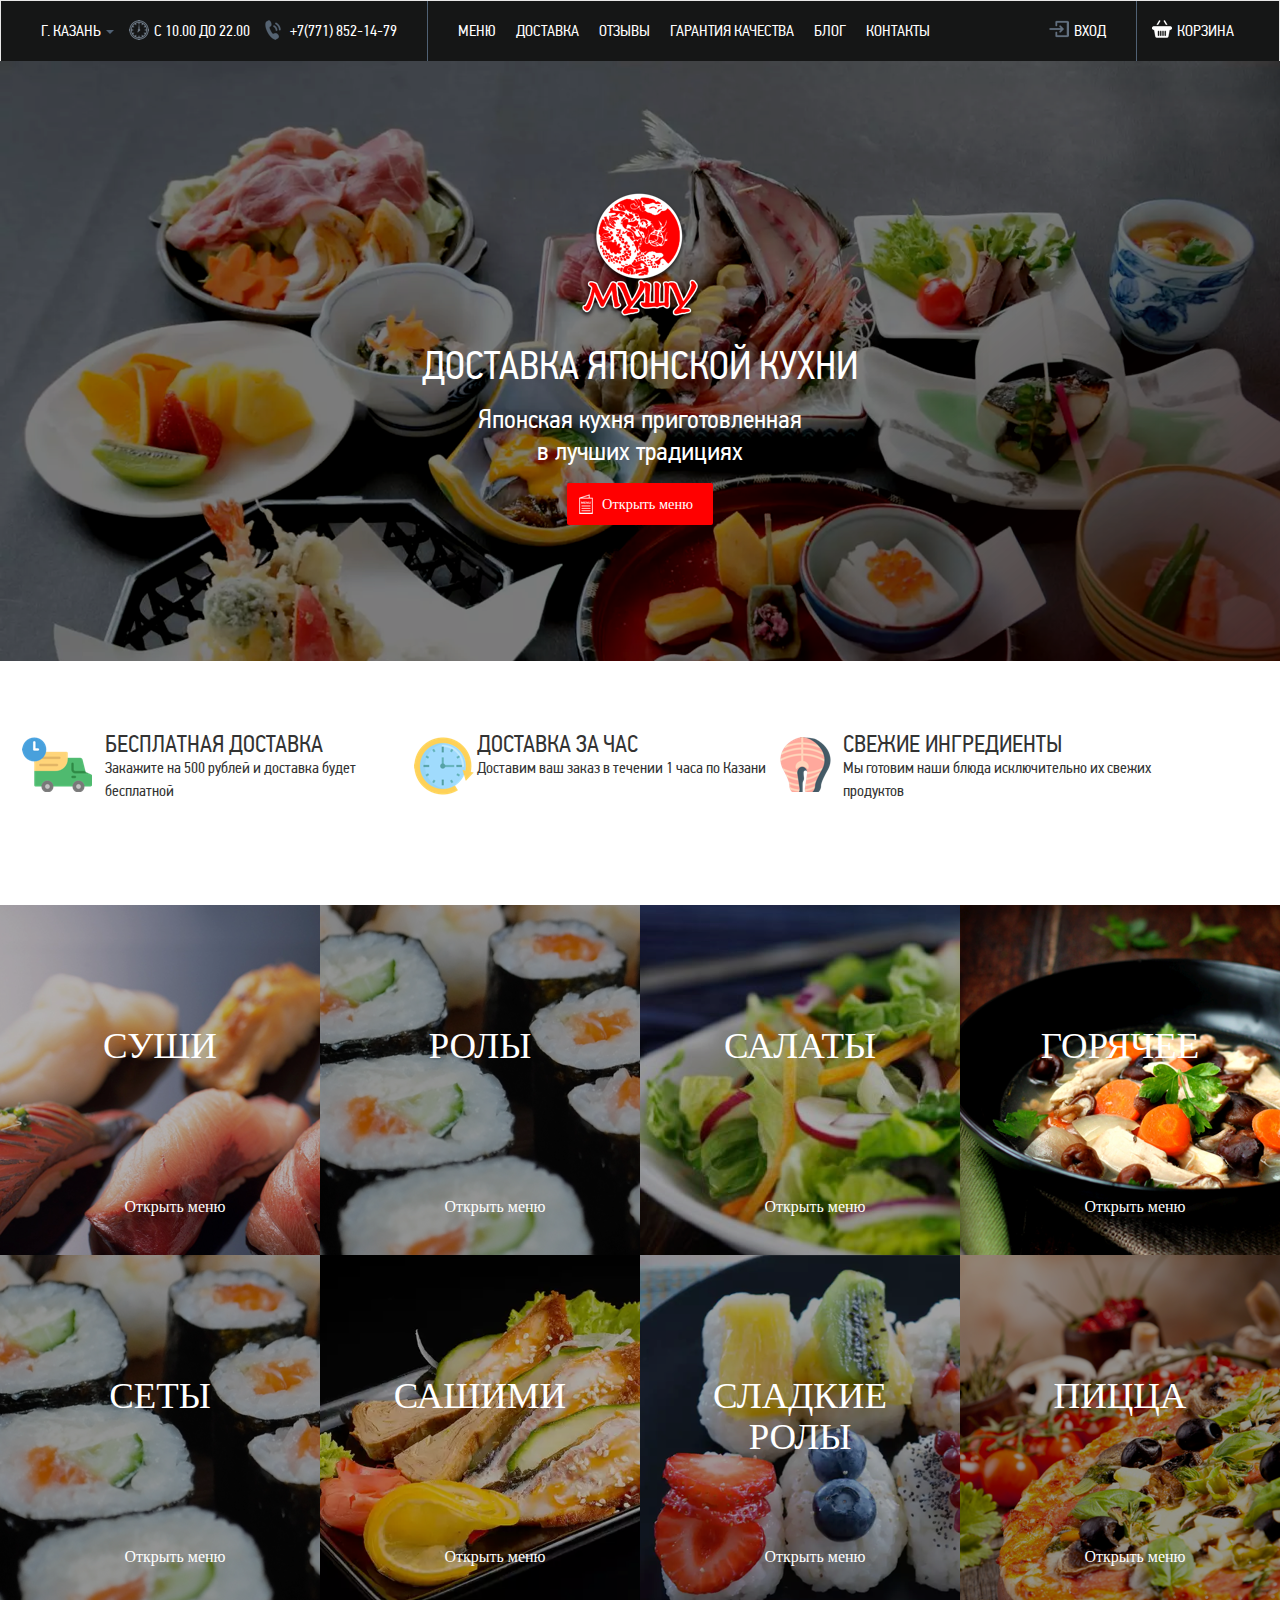
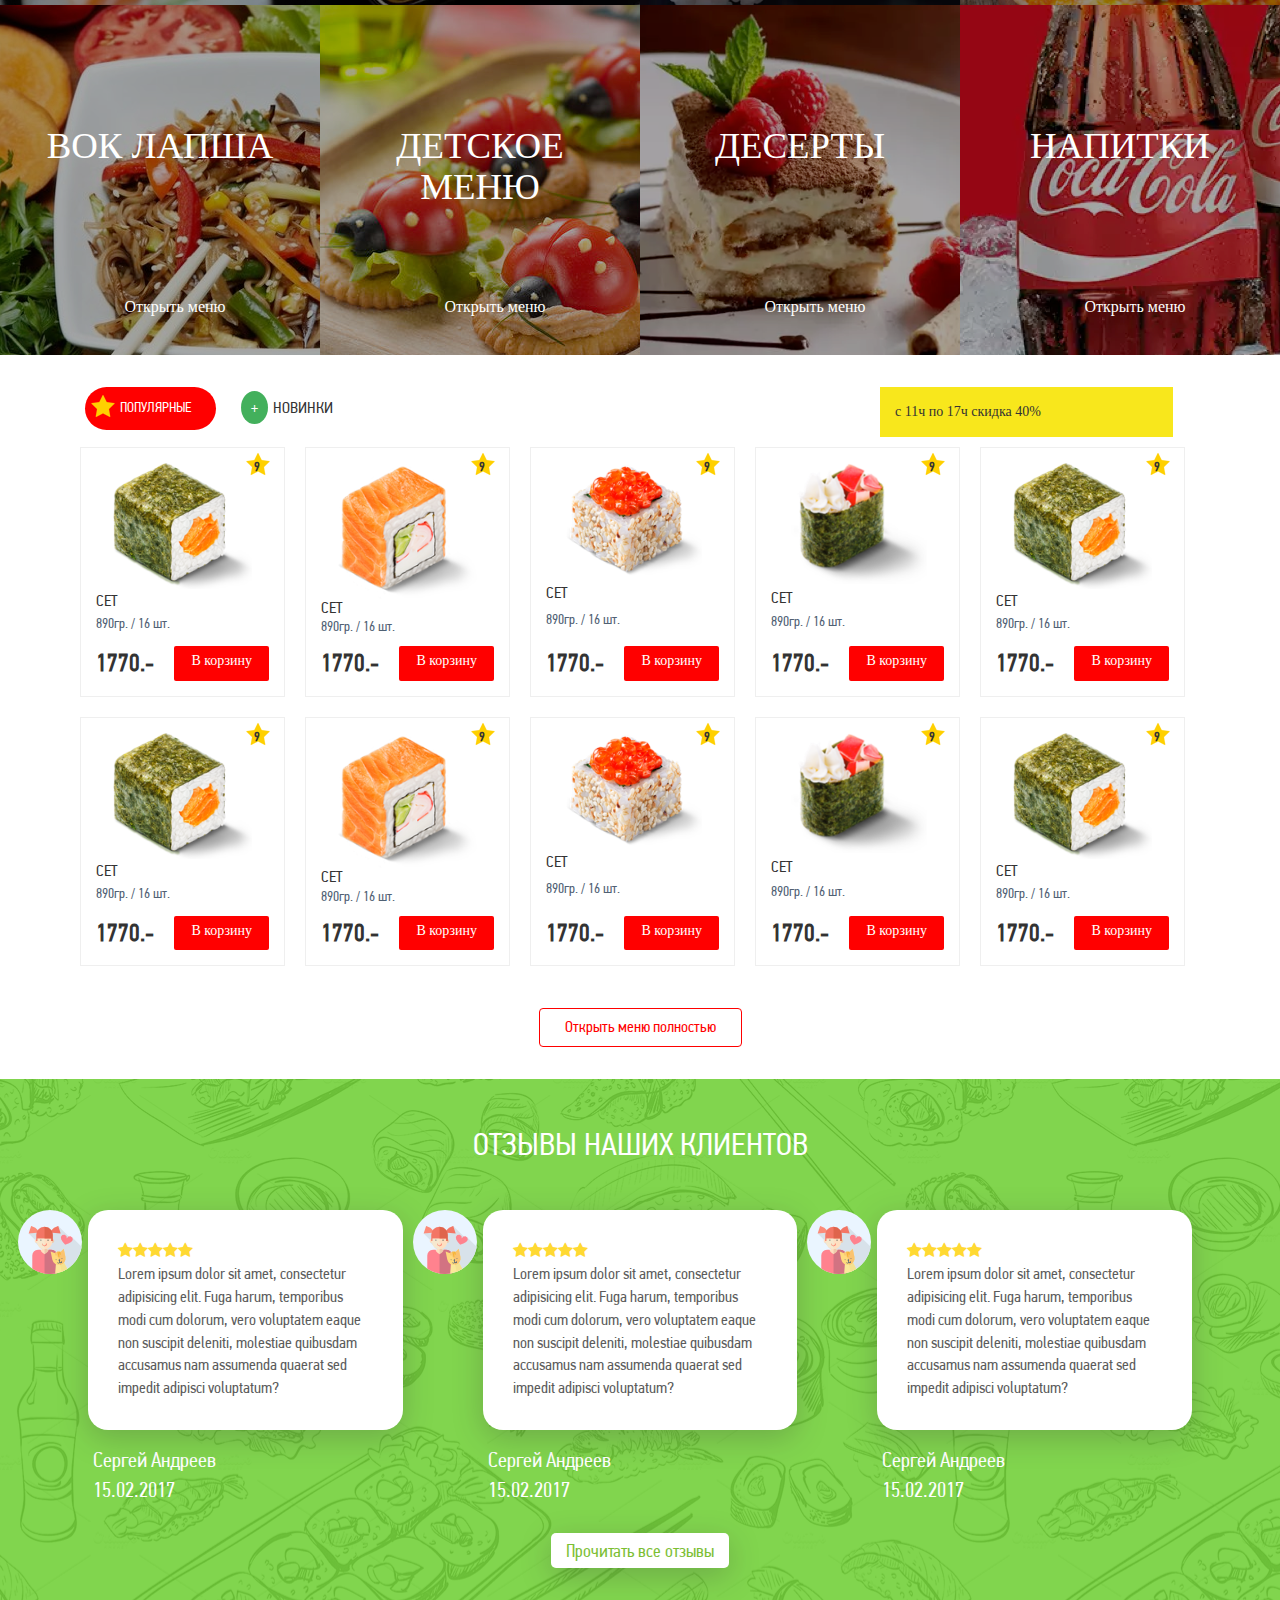
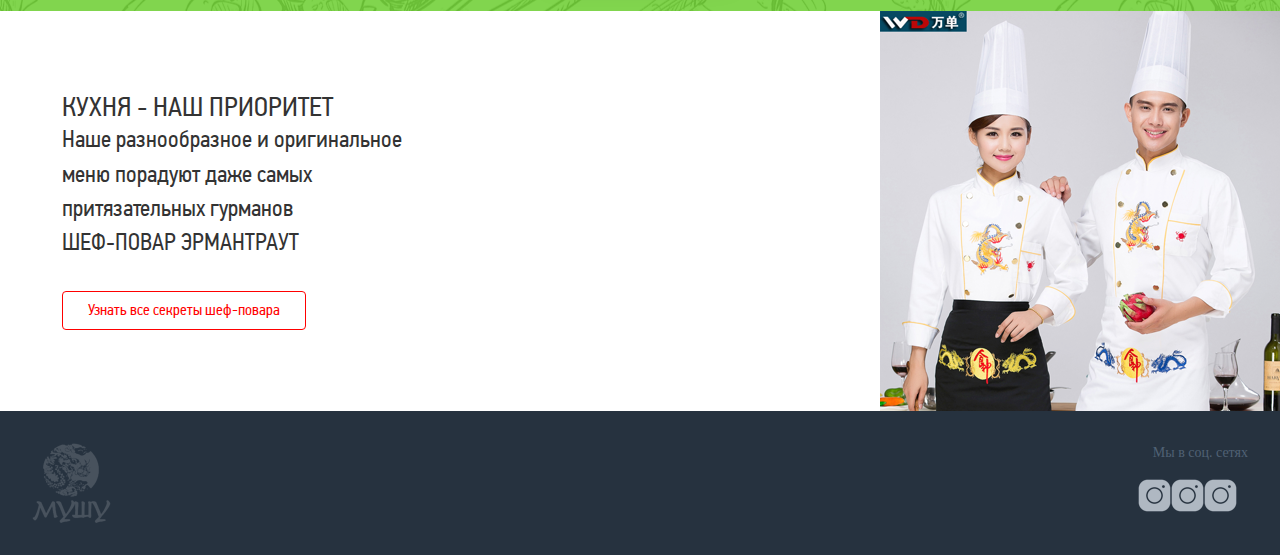
<file: index.html>
<!DOCTYPE html><html><head><title>Главная</title><meta name="viewport" content="width=device-width, initial-scale=1"><meta http-equiv="Content-Type" content="text/html; charset=utf-8"><meta name="keywords" content=""><script type="application/x-javascript">addEventListener("load", function() { setTimeout(hideURLbar, 0); }, false);
function hideURLbar(){ window.scrollTo(0,1); }</script><link href="css/bootstrap.min.css" rel="stylesheet" type="text/css" media="all"><link href="css/font-awesome.min.css" rel="stylesheet" type="text/css" media="all"><link href="css/main.css" rel="stylesheet" type="text/css" media="all"><script type="text/javascript" src="js/jquery.min.js"></script></head><body><div class="header"><nav class="navbar navbar-default index-page"><div class="container-fluid"><!-- Brand and toggle get grouped for better mobile display--><div class="navbar-header"><button class="navbar-toggle collapsed" type="button" data-toggle="collapse" data-target="#bs-example-navbar-collapse-1" aria-expanded="false"><span class="sr-only">Toggle navigation</span><span class="icon-bar"></span><span class="icon-bar"></span><span class="icon-bar"></span></button></div><!-- Collect the nav links, forms, and other content for toggling--><div class="collapse navbar-collapse" id="bs-example-navbar-collapse-1"><ul class="nav navbar-nav"><li class="dropdown city"><a class="dropdown-toggle" href="#" data-toggle="dropdown" role="button" aria-haspopup="true" aria-expanded="false">г. Казань<span class="caret"></span></a><ul class="dropdown-menu"><li><a href="#"> г. Казань</a></li><li><a href="#"> г. Казань</a></li><li><a href="#"> г. Казань</a></li></ul></li><li class="time"><a>с 10.00 до 22.00</a></li><li class="phone"><a href="tel: +77718521479">+7(771) 852-14-79</a></li></ul><ul class="navbar-nav nav menu"><li><a href="menu.html">меню</a></li><li><a href="#">доставка</a></li><li><a href="#">отзывы</a></li><li><a href="#">гарантия качества</a></li><li><a href="#">блог</a></li><li><a href="#">контакты</a></li></ul><ul class="nav navbar-nav navbar-right"><li class="login"><a href="orders-history.html">Вход</a></li><li class="cart"><a href="#">Корзина</a></li></ul></div><!-- /.navbar-collapse--></div><!-- /.container-fluid--></nav></div></body></html><main><div class="hero-banner text-center"><div class="hero-banner-second"><img class="logo" src="img/logo.png"><h1 class="text-uppercase">Доставка японской кухни</h1><p>Японская кухня приготовленная</p><p>в лучших традициях</p><a class="btn btn-danger"><p>Открыть меню</p></a></div></div><div class="props container"><div class="row"><div class="col-md-4 delivery"><h3 class="text-uppercase">Бесплатная доставка</h3><div class="text">Закажите на 500 рублей и доставка будет бесплатной</div></div><div class="col-md-4 time"><h3 class="text-uppercase">Доставка за час</h3><div class="text">Доставим ваш заказ в течении 1 часа по Казани</div></div><div class="col-md-4 ingredients"><h3 class="text-uppercase">Свежие ингредиенты</h3><div class="text">Мы готовим наши блюда исключительно их свежих продуктов</div></div></div></div><div class="menu catalog-menu"><span class="menu-row"><div class="menu-item col-md-3 col-sm-6 col-xs-6 item1"><div class="menu-item-inner"><h4 class="text-uppercase">Суши</h4><div class="menu-link"><a href="#">Открыть меню</a></div></div></div><div class="menu-item col-md-3 col-sm-6 col-xs-6 item2"><div class="menu-item-inner"><h4 class="text-uppercase">Ролы</h4><div class="menu-link"><a href="#">Открыть меню</a></div></div></div><div class="menu-item col-md-3 col-sm-6 col-xs-6 item3"><div class="menu-item-inner"><h4 class="text-uppercase">Салаты</h4><div class="menu-link"><a href="#">Открыть меню</a></div></div></div><div class="menu-item col-md-3 col-sm-6 col-xs-6 item4"><div class="menu-item-inner"><h4 class="text-uppercase">горячее</h4><div class="menu-link"><a href="#">Открыть меню</a></div></div></div><div class="menu-item col-md-3 col-sm-6 col-xs-6 item5"><div class="menu-item-inner"><h4 class="text-uppercase">сеты</h4><div class="menu-link"><a href="#">Открыть меню</a></div></div></div><div class="menu-item col-md-3 col-sm-6 col-xs-6 item6"><div class="menu-item-inner"><h4 class="text-uppercase">сашими</h4><div class="menu-link"><a href="#">Открыть меню</a></div></div></div><div class="menu-item col-md-3 col-sm-6 col-xs-6 item7"><div class="menu-item-inner"><h4 class="text-uppercase">сладкие ролы</h4><div class="menu-link"><a href="#">Открыть меню</a></div></div></div><div class="menu-item col-md-3 col-sm-6 col-xs-6 item8"><div class="menu-item-inner"><h4 class="text-uppercase">пицца</h4><div class="menu-link"><a href="#">Открыть меню</a></div></div></div><div class="menu-item col-md-3 col-sm-6 col-xs-6 item9"><div class="menu-item-inner"><h4 class="text-uppercase">вок лапша</h4><div class="menu-link"><a href="#">Открыть меню</a></div></div></div><div class="menu-item col-md-3 col-sm-6 col-xs-6 item10"><div class="menu-item-inner"> <h4 class="text-uppercase">детское меню</h4><div class="menu-link"><a href="#">Открыть меню</a></div></div></div><div class="menu-item col-md-3 col-sm-6 col-xs-6 item11"><div class="menu-item-inner"><h4 class="text-uppercase">десерты</h4><div class="menu-link"><a href="#">Открыть меню</a></div></div></div><div class="menu-item col-md-3 col-sm-6 col-xs-6 item12"><div class="menu-item-inner"><h4 class="text-uppercase">напитки</h4><div class="menu-link"><a href="#">Открыть меню</a></div></div></div></span></div><div class="catalog container"><div class="filter-row row"><div class="left col-md-3"><div class="popular text-uppercase"> <p>Популярные</p></div><div class="news text-uppercase">новинки</div></div><div class="col-md-5"><br></div><div class="right col-md-3"><p>с 11ч по 17ч скидка 40%</p></div></div><div class="catalog-items"><div class="catalog-item"><img src="img/s1.png" alt=""><h4>Сет</h4><div class="count">9</div><p class="price">890гр. / 16 шт.</p><div class="cart-price"><div class="price">1770.-</div><a class="btn btn-danger" href="">В корзину</a></div></div><div class="catalog-item"><img src="img/s2.png" alt=""><h4>Сет</h4><div class="count">9</div><p class="price">890гр. / 16 шт.</p><div class="cart-price"><div class="price">1770.-</div><a class="btn btn-danger" href="">В корзину</a></div></div><div class="catalog-item"><img src="img/s3.png" alt=""><h4>Сет</h4><div class="count">9</div><p class="price">890гр. / 16 шт.</p><div class="cart-price"><div class="price">1770.-</div><a class="btn btn-danger" href="">В корзину</a></div></div><div class="catalog-item"><img src="img/s4.png" alt=""><h4>Сет</h4><div class="count">9</div><p class="price">890гр. / 16 шт.</p><div class="cart-price"><div class="price">1770.-</div><a class="btn btn-danger" href="">В корзину</a></div></div><div class="catalog-item"><img src="img/s5.png" alt=""><h4>Сет</h4><div class="count">9</div><p class="price">890гр. / 16 шт.</p><div class="cart-price"><div class="price">1770.-</div><a class="btn btn-danger" href="">В корзину</a></div></div><div class="catalog-item"><img src="img/s6.png" alt=""><h4>Сет</h4><div class="count">9</div><p class="price">890гр. / 16 шт.</p><div class="cart-price"><div class="price">1770.-</div><a class="btn btn-danger" href="">В корзину</a></div></div><div class="catalog-item"><img src="img/s7.png" alt=""><h4>Сет</h4><div class="count">9</div><p class="price">890гр. / 16 шт.</p><div class="cart-price"><div class="price">1770.-</div><a class="btn btn-danger" href="">В корзину</a></div></div><div class="catalog-item"><img src="img/s8.png" alt=""><h4>Сет</h4><div class="count">9</div><p class="price">890гр. / 16 шт.</p><div class="cart-price"><div class="price">1770.-</div><a class="btn btn-danger" href="">В корзину</a></div></div><div class="catalog-item"><img src="img/s9.png" alt=""><h4>Сет</h4><div class="count">9</div><p class="price">890гр. / 16 шт.</p><div class="cart-price"><div class="price">1770.-</div><a class="btn btn-danger" href="">В корзину</a></div></div><div class="catalog-item"><img src="img/s10.png" alt=""><h4>Сет</h4><div class="count">9</div><p class="price">890гр. / 16 шт.</p><div class="cart-price"><div class="price">1770.-</div><a class="btn btn-danger" href="">В корзину</a></div></div></div></div><div class="container text-center"><a class="btn btn-action text-center">Открыть меню полностью</a></div><div><div class="otzyvu-wrapper"><div class="otzyvu"><h3 class="text-center text-uppercase">отзывы наших клиентов</h3><div class="slider"><div class="otzyv-container"><div class="otzyv"><div class="rating row"><i class="fa fa-star"></i><i class="fa fa-star"></i><i class="fa fa-star"></i><i class="fa fa-star"></i><i class="fa fa-star"></i></div><div> Lorem ipsum dolor sit amet, consectetur adipisicing elit. Fuga harum, temporibus modi cum dolorum, vero voluptatem eaque non suscipit deleniti, molestiae quibusdam accusamus nam assumenda quaerat sed impedit adipisci voluptatum?</div></div><div class="author"><p class="name">Сергей Андреев</p><p class="data">15.02.2017</p></div></div><div class="otzyv-container"><div class="otzyv"><div class="rating row"><i class="fa fa-star"></i><i class="fa fa-star"></i><i class="fa fa-star"></i><i class="fa fa-star"></i><i class="fa fa-star"></i></div><div> Lorem ipsum dolor sit amet, consectetur adipisicing elit. Fuga harum, temporibus modi cum dolorum, vero voluptatem eaque non suscipit deleniti, molestiae quibusdam accusamus nam assumenda quaerat sed impedit adipisci voluptatum?</div></div><div class="author"><p class="name">Сергей Андреев</p><p class="data">15.02.2017</p></div></div><div class="otzyv-container"><div class="otzyv"><div class="rating row"><i class="fa fa-star"></i><i class="fa fa-star"></i><i class="fa fa-star"></i><i class="fa fa-star"></i><i class="fa fa-star"></i></div><div> Lorem ipsum dolor sit amet, consectetur adipisicing elit. Fuga harum, temporibus modi cum dolorum, vero voluptatem eaque non suscipit deleniti, molestiae quibusdam accusamus nam assumenda quaerat sed impedit adipisci voluptatum?</div></div><div class="author"><p class="name">Сергей Андреев</p><p class="data">15.02.2017</p></div></div></div><div class="container text-center see-all-wrapper"><a class="see-all" href="#">Прочитать все отзывы</a></div></div></div></div></main><div class="chiken container-fluid"><div class="col-md-4 col-sm-6 description"><h3 class="text-uppercase">кухня - наш приоритет</h3><p class="text">Наше разнообразное и оригинальное меню порадуют даже самых притязательных гурманов</p><p class="chef text-uppercase">шеф-повар эрмантраут</p><a class="btn btn-action">Узнать все секреты шеф-повара</a></div></div><footer class="footer"><div class="footer-container"><div class="logo"><img src="img/mushu-logo2.png"></div><div class="socials"><p>Мы в соц. сетях</p><div class="row"><img src="img/instagram.png" alt=""><img src="img/instagram.png" alt=""><img src="img/instagram.png" alt=""></div></div></div><script src="js/bootstrap.min.js"></script></footer>
</file>
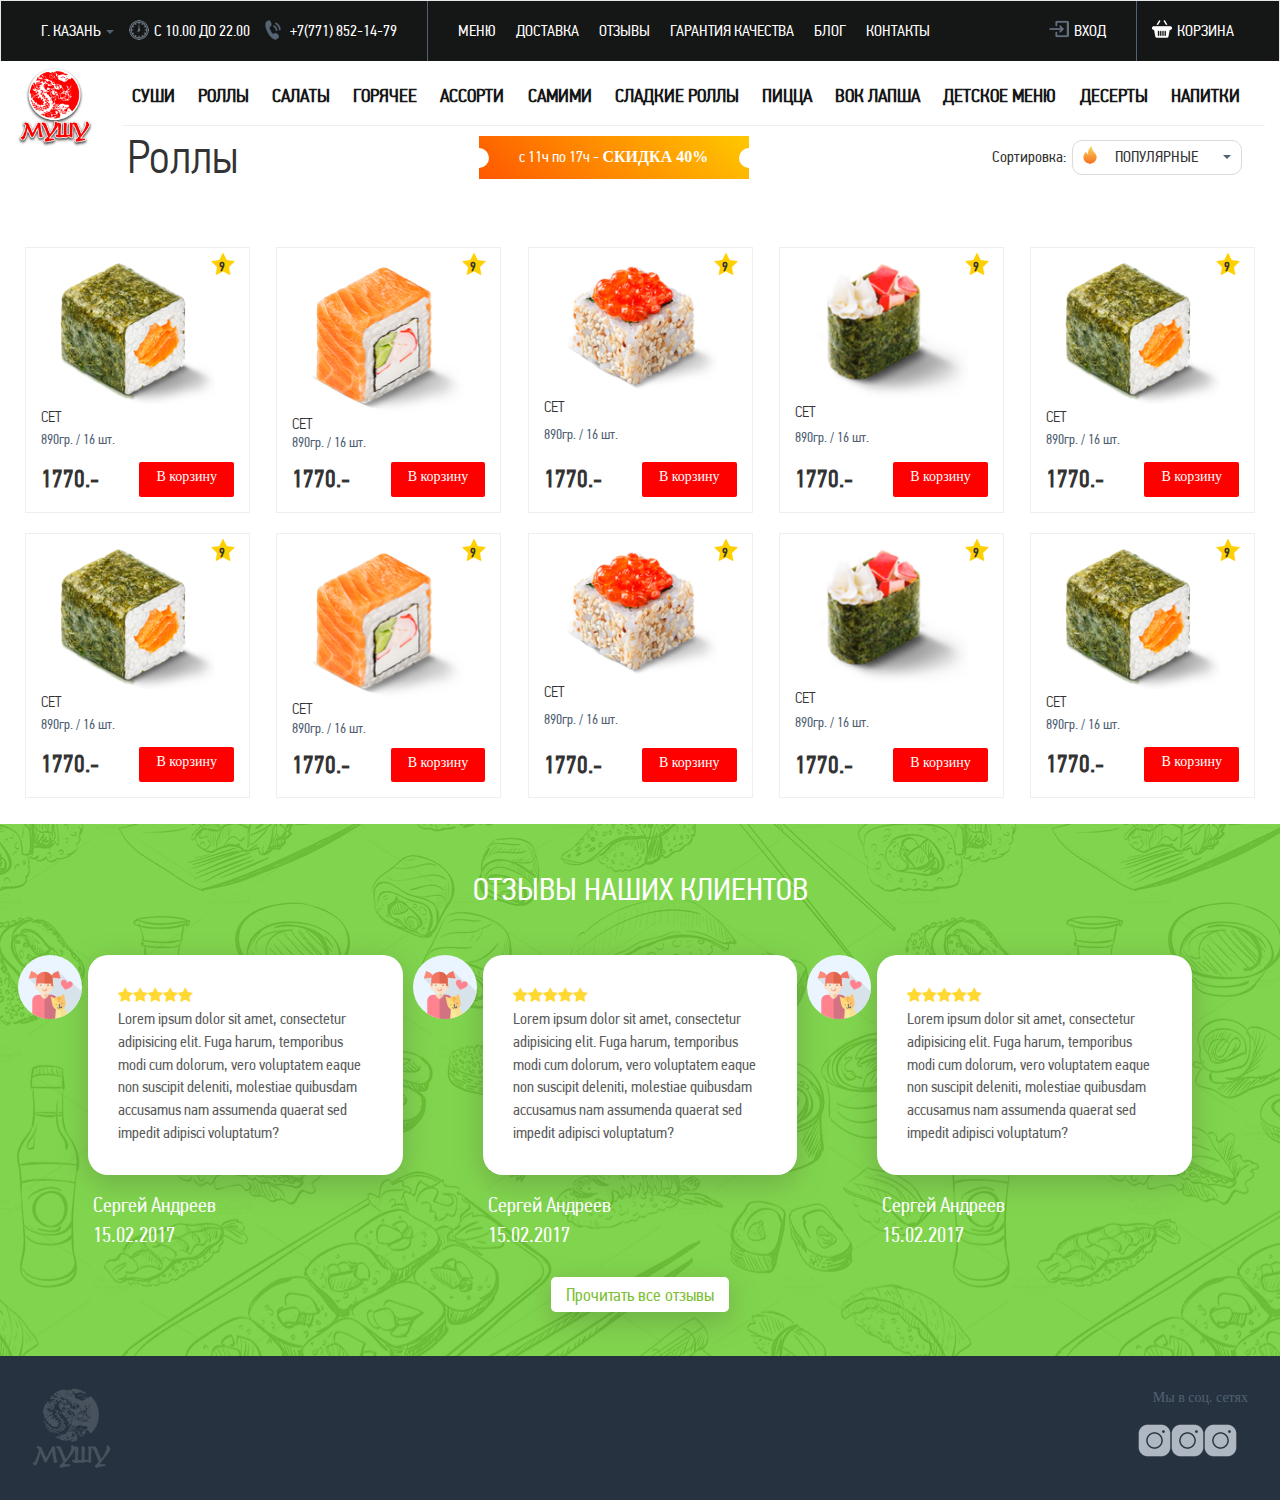
<file: menu.html>
<!DOCTYPE html><html><head><title>Меню</title><meta name="viewport" content="width=device-width, initial-scale=1"><meta http-equiv="Content-Type" content="text/html; charset=utf-8"><meta name="keywords" content=""><script type="application/x-javascript">addEventListener("load", function() { setTimeout(hideURLbar, 0); }, false);
function hideURLbar(){ window.scrollTo(0,1); }</script><link href="css/bootstrap.min.css" rel="stylesheet" type="text/css" media="all"><link href="css/font-awesome.min.css" rel="stylesheet" type="text/css" media="all"><link href="css/main.css" rel="stylesheet" type="text/css" media="all"><script type="text/javascript" src="js/jquery.min.js"></script></head><body><div class="header"><nav class="navbar navbar-default index-page"><div class="container-fluid"><!-- Brand and toggle get grouped for better mobile display--><div class="navbar-header"><button class="navbar-toggle collapsed" type="button" data-toggle="collapse" data-target="#bs-example-navbar-collapse-1" aria-expanded="false"><span class="sr-only">Toggle navigation</span><span class="icon-bar"></span><span class="icon-bar"></span><span class="icon-bar"></span></button></div><!-- Collect the nav links, forms, and other content for toggling--><div class="collapse navbar-collapse" id="bs-example-navbar-collapse-1"><ul class="nav navbar-nav"><li class="dropdown city"><a class="dropdown-toggle" href="#" data-toggle="dropdown" role="button" aria-haspopup="true" aria-expanded="false">г. Казань<span class="caret"></span></a><ul class="dropdown-menu"><li><a href="#"> г. Казань</a></li><li><a href="#"> г. Казань</a></li><li><a href="#"> г. Казань</a></li></ul></li><li class="time"><a>с 10.00 до 22.00</a></li><li class="phone"><a href="tel: +77718521479">+7(771) 852-14-79</a></li></ul><ul class="navbar-nav nav menu"><li><a href="menu.html">меню</a></li><li><a href="#">доставка</a></li><li><a href="#">отзывы</a></li><li><a href="#">гарантия качества</a></li><li><a href="#">блог</a></li><li><a href="#">контакты</a></li></ul><ul class="nav navbar-nav navbar-right"><li class="login"><a href="orders-history.html">Вход</a></li><li class="cart"><a href="#">Корзина</a></li></ul></div><!-- /.navbar-collapse--></div><!-- /.container-fluid--></nav></div></body></html><div class="container-fluid menu-header"><div class="row"><div class="col-sm-1"><img class="logo" src="img/logo.png" alt="" style="width: 80px"></div><div class="col-sm-11"><div class="categories"><div class="category"><a class="category-link" href="#">Суши</a></div><div class="category"><a class="category-link" href="#">роллы</a></div><div class="category"><a class="category-link" href="#">салаты</a></div><div class="category"><a class="category-link" href="#">горячее</a></div><div class="category"><a class="category-link" href="#">ассорти</a></div><div class="category"><a class="category-link" href="#">самими</a></div><div class="category"><a class="category-link" href="#">сладкие роллы</a></div><div class="category"><a class="category-link" href="#">пицца</a></div><div class="category"><a class="category-link" href="#">вок лапша</a></div><div class="category"><a class="category-link" href="#">детское Меню</a></div><div class="category"><a class="category-link" href="#">десерты</a></div><div class="category"><a class="category-link" href="#">напитки</a></div></div><div class="menu-category-header"><div class="menu-category-title"><h1>Роллы</h1></div><div class="menu-category-promo"><div class="promo-container">с 11ч по 17ч - <span>скидка 40%</span></div></div><div class="sort"><div>Сортировка:</div><div class="dropdown"><button class="dropdown-toggle" type="button" data-toggle="dropdown">Популярные<span class="caret"></span></button><ul class="dropdown-menu"><li><a href="#">HTML</a></li><li><a href="#">CSS</a></li><li><a href="#">JavaScript</a></li></ul></div></div></div></div></div></div><div class="catalog-menu container-fluid"><div class="catalog-items"><div class="catalog-item"><img src="img/s1.png" alt=""><h4>Сет</h4><div class="count">9</div><p class="price">890гр. / 16 шт.</p><div class="cart-price"><div class="price">1770.-</div><a class="btn btn-danger" href="single.html">В корзину</a><div class="in-cart-count"><div class="minus">-</div><input type="number" value="1"><div class="plus">+</div></div></div></div><div class="catalog-item"><img src="img/s2.png" alt=""><h4>Сет</h4><div class="count">9</div><p class="price">890гр. / 16 шт.</p><div class="cart-price"><div class="price">1770.-</div><a class="btn btn-danger" href="">В корзину</a></div></div><div class="catalog-item"><img src="img/s3.png" alt=""><h4>Сет</h4><div class="count">9</div><p class="price">890гр. / 16 шт.</p><div class="cart-price"><div class="price">1770.-</div><a class="btn btn-danger" href="">В корзину</a></div></div><div class="catalog-item"><img src="img/s4.png" alt=""><h4>Сет</h4><div class="count">9</div><p class="price">890гр. / 16 шт.</p><div class="cart-price"><div class="price">1770.-</div><a class="btn btn-danger" href="">В корзину</a></div></div><div class="catalog-item"><img src="img/s5.png" alt=""><h4>Сет</h4><div class="count">9</div><p class="price">890гр. / 16 шт.</p><div class="cart-price"><div class="price">1770.-</div><a class="btn btn-danger" href="">В корзину</a></div></div><div class="catalog-item"><img src="img/s6.png" alt=""><h4>Сет</h4><div class="count">9</div><p class="price">890гр. / 16 шт.</p><div class="cart-price"><div class="price">1770.-</div><a class="btn btn-danger" href="">В корзину</a></div></div><div class="catalog-item"><img src="img/s7.png" alt=""><h4>Сет</h4><div class="count">9</div><p class="price">890гр. / 16 шт.</p><div class="cart-price"><div class="price">1770.-</div><a class="btn btn-danger" href="">В корзину</a></div></div><div class="catalog-item"><img src="img/s8.png" alt=""><h4>Сет</h4><div class="count">9</div><p class="price">890гр. / 16 шт.</p><div class="cart-price"><div class="price">1770.-</div><a class="btn btn-danger" href="">В корзину</a></div></div><div class="catalog-item"><img src="img/s9.png" alt=""><h4>Сет</h4><div class="count">9</div><p class="price">890гр. / 16 шт.</p><div class="cart-price"><div class="price">1770.-</div><a class="btn btn-danger" href="">В корзину</a></div></div><div class="catalog-item"><img src="img/s10.png" alt=""><h4>Сет</h4><div class="count">9</div><p class="price">890гр. / 16 шт.</p><div class="cart-price"><div class="price">1770.-</div><a class="btn btn-danger" href="">В корзину</a></div></div></div></div><div><div class="otzyvu-wrapper"><div class="otzyvu"><h3 class="text-center text-uppercase">отзывы наших клиентов</h3><div class="slider"><div class="otzyv-container"><div class="otzyv"><div class="rating row"><i class="fa fa-star"></i><i class="fa fa-star"></i><i class="fa fa-star"></i><i class="fa fa-star"></i><i class="fa fa-star"></i></div><div> Lorem ipsum dolor sit amet, consectetur adipisicing elit. Fuga harum, temporibus modi cum dolorum, vero voluptatem eaque non suscipit deleniti, molestiae quibusdam accusamus nam assumenda quaerat sed impedit adipisci voluptatum?</div></div><div class="author"><p class="name">Сергей Андреев</p><p class="data">15.02.2017</p></div></div><div class="otzyv-container"><div class="otzyv"><div class="rating row"><i class="fa fa-star"></i><i class="fa fa-star"></i><i class="fa fa-star"></i><i class="fa fa-star"></i><i class="fa fa-star"></i></div><div> Lorem ipsum dolor sit amet, consectetur adipisicing elit. Fuga harum, temporibus modi cum dolorum, vero voluptatem eaque non suscipit deleniti, molestiae quibusdam accusamus nam assumenda quaerat sed impedit adipisci voluptatum?</div></div><div class="author"><p class="name">Сергей Андреев</p><p class="data">15.02.2017</p></div></div><div class="otzyv-container"><div class="otzyv"><div class="rating row"><i class="fa fa-star"></i><i class="fa fa-star"></i><i class="fa fa-star"></i><i class="fa fa-star"></i><i class="fa fa-star"></i></div><div> Lorem ipsum dolor sit amet, consectetur adipisicing elit. Fuga harum, temporibus modi cum dolorum, vero voluptatem eaque non suscipit deleniti, molestiae quibusdam accusamus nam assumenda quaerat sed impedit adipisci voluptatum?</div></div><div class="author"><p class="name">Сергей Андреев</p><p class="data">15.02.2017</p></div></div></div><div class="container text-center see-all-wrapper"><a class="see-all" href="#">Прочитать все отзывы</a></div></div></div></div><footer class="footer"><div class="footer-container"><div class="logo"><img src="img/mushu-logo2.png"></div><div class="socials"><p>Мы в соц. сетях</p><div class="row"><img src="img/instagram.png" alt=""><img src="img/instagram.png" alt=""><img src="img/instagram.png" alt=""></div></div></div><script src="js/bootstrap.min.js"></script></footer>
</file>
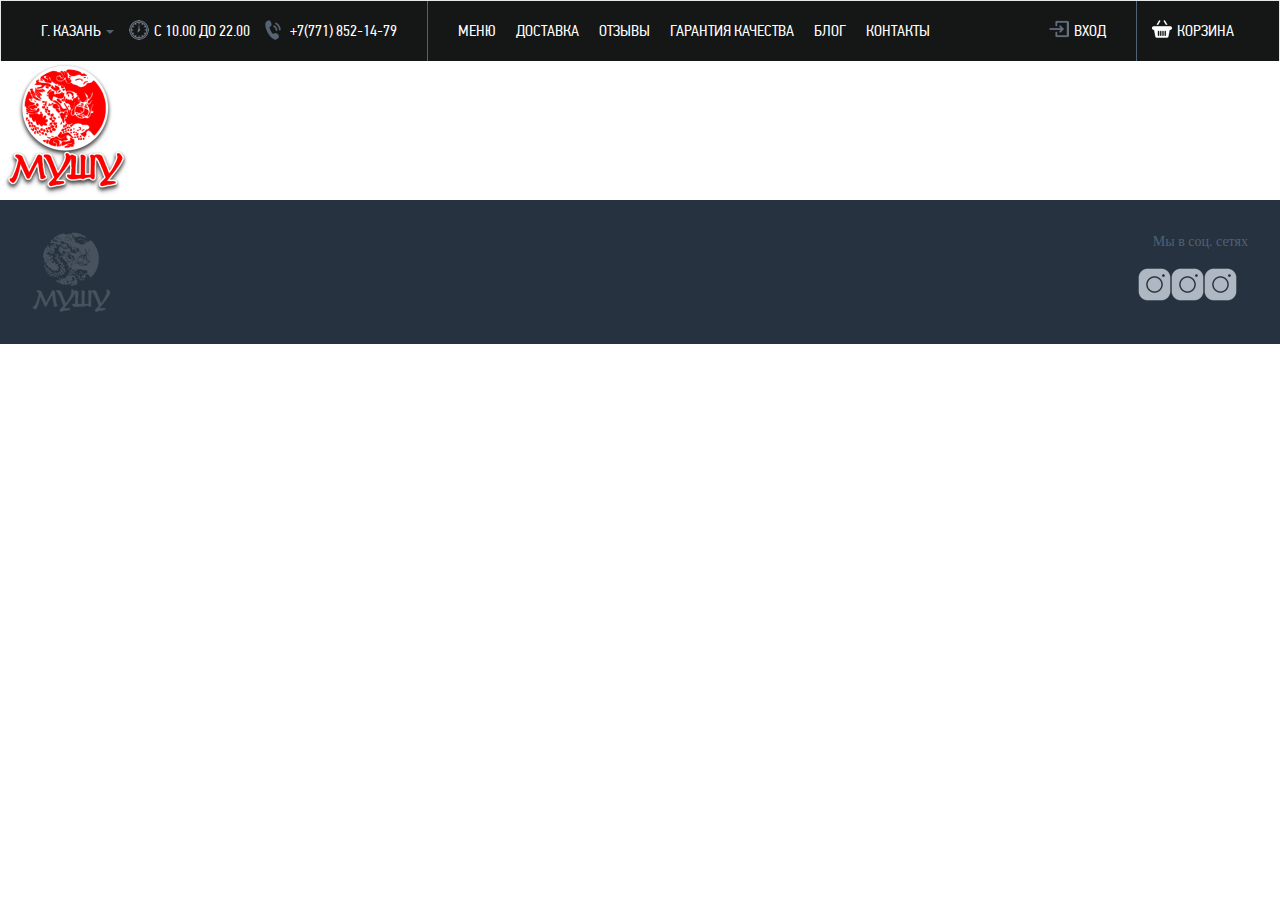
<file: orders-history.html>
<!DOCTYPE html><html><head><title>История заказов</title><meta name="viewport" content="width=device-width, initial-scale=1"><meta http-equiv="Content-Type" content="text/html; charset=utf-8"><meta name="keywords" content=""><script type="application/x-javascript">addEventListener("load", function() { setTimeout(hideURLbar, 0); }, false);
function hideURLbar(){ window.scrollTo(0,1); }</script><link href="css/bootstrap.min.css" rel="stylesheet" type="text/css" media="all"><link href="css/font-awesome.min.css" rel="stylesheet" type="text/css" media="all"><link href="css/main.css" rel="stylesheet" type="text/css" media="all"><script type="text/javascript" src="js/jquery.min.js"></script></head><body><div class="header"><nav class="navbar navbar-default index-page"><div class="container-fluid"><!-- Brand and toggle get grouped for better mobile display--><div class="navbar-header"><button class="navbar-toggle collapsed" type="button" data-toggle="collapse" data-target="#bs-example-navbar-collapse-1" aria-expanded="false"><span class="sr-only">Toggle navigation</span><span class="icon-bar"></span><span class="icon-bar"></span><span class="icon-bar"></span></button></div><!-- Collect the nav links, forms, and other content for toggling--><div class="collapse navbar-collapse" id="bs-example-navbar-collapse-1"><ul class="nav navbar-nav"><li class="dropdown city"><a class="dropdown-toggle" href="#" data-toggle="dropdown" role="button" aria-haspopup="true" aria-expanded="false">г. Казань<span class="caret"></span></a><ul class="dropdown-menu"><li><a href="#"> г. Казань</a></li><li><a href="#"> г. Казань</a></li><li><a href="#"> г. Казань</a></li></ul></li><li class="time"><a>с 10.00 до 22.00</a></li><li class="phone"><a href="tel: +77718521479">+7(771) 852-14-79</a></li></ul><ul class="navbar-nav nav menu"><li><a href="menu.html">меню</a></li><li><a href="#">доставка</a></li><li><a href="#">отзывы</a></li><li><a href="#">гарантия качества</a></li><li><a href="#">блог</a></li><li><a href="#">контакты</a></li></ul><ul class="nav navbar-nav navbar-right"><li class="login"><a href="orders-history.html">Вход</a></li><li class="cart"><a href="#">Корзина</a></li></ul></div><!-- /.navbar-collapse--></div><!-- /.container-fluid--></nav></div></body></html><div class="orders-history row"><div class="col-sm-1"><a href="/"><img src="img/logo.png" alt=""></a></div><div class="col-sm-11"></div></div><footer class="footer"><div class="footer-container"><div class="logo"><img src="img/mushu-logo2.png"></div><div class="socials"><p>Мы в соц. сетях</p><div class="row"><img src="img/instagram.png" alt=""><img src="img/instagram.png" alt=""><img src="img/instagram.png" alt=""></div></div></div><script src="js/bootstrap.min.js"></script></footer>
</file>
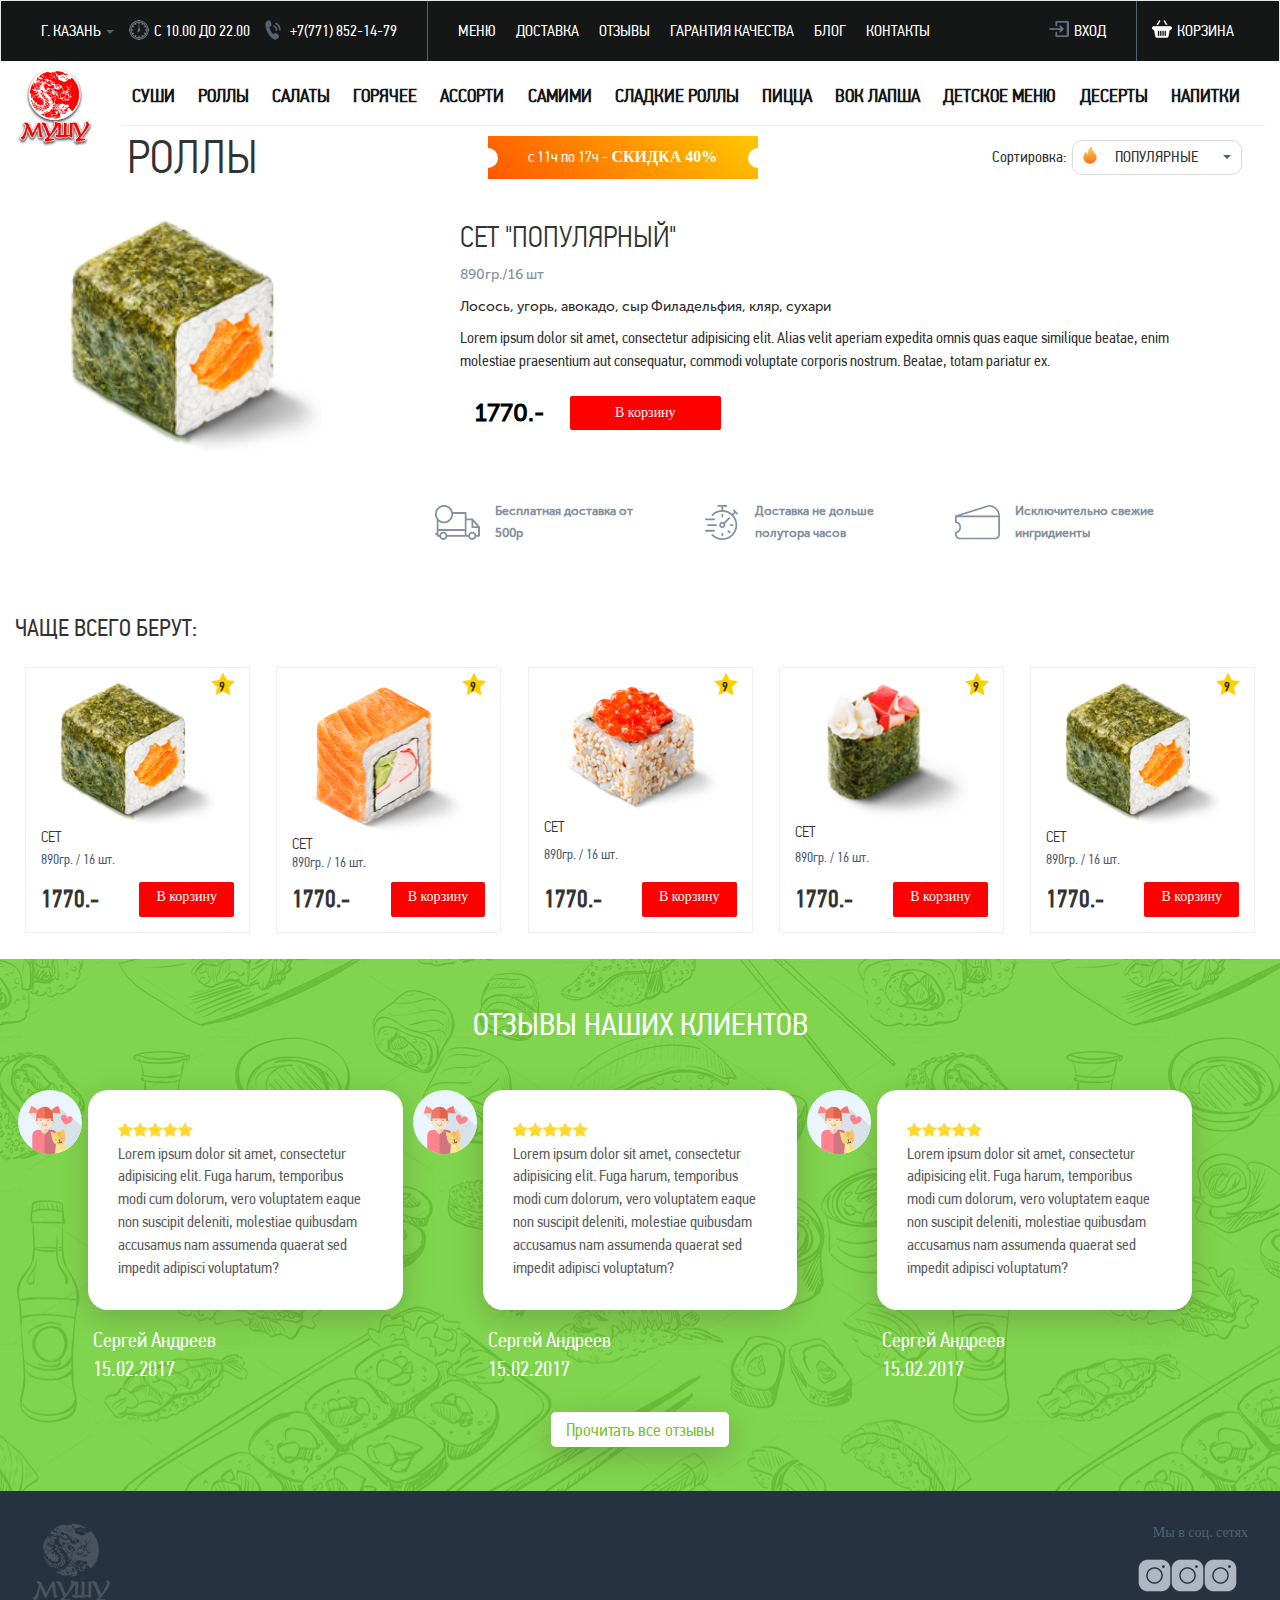
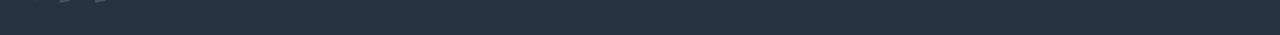
<file: single.html>
<!DOCTYPE html><html><head><title>Ролл</title><meta name="viewport" content="width=device-width, initial-scale=1"><meta http-equiv="Content-Type" content="text/html; charset=utf-8"><meta name="keywords" content=""><script type="application/x-javascript">addEventListener("load", function() { setTimeout(hideURLbar, 0); }, false);
function hideURLbar(){ window.scrollTo(0,1); }</script><link href="css/bootstrap.min.css" rel="stylesheet" type="text/css" media="all"><link href="css/font-awesome.min.css" rel="stylesheet" type="text/css" media="all"><link href="css/main.css" rel="stylesheet" type="text/css" media="all"><script type="text/javascript" src="js/jquery.min.js"></script></head><body><div class="header"><nav class="navbar navbar-default index-page"><div class="container-fluid"><!-- Brand and toggle get grouped for better mobile display--><div class="navbar-header"><button class="navbar-toggle collapsed" type="button" data-toggle="collapse" data-target="#bs-example-navbar-collapse-1" aria-expanded="false"><span class="sr-only">Toggle navigation</span><span class="icon-bar"></span><span class="icon-bar"></span><span class="icon-bar"></span></button></div><!-- Collect the nav links, forms, and other content for toggling--><div class="collapse navbar-collapse" id="bs-example-navbar-collapse-1"><ul class="nav navbar-nav"><li class="dropdown city"><a class="dropdown-toggle" href="#" data-toggle="dropdown" role="button" aria-haspopup="true" aria-expanded="false">г. Казань<span class="caret"></span></a><ul class="dropdown-menu"><li><a href="#"> г. Казань</a></li><li><a href="#"> г. Казань</a></li><li><a href="#"> г. Казань</a></li></ul></li><li class="time"><a>с 10.00 до 22.00</a></li><li class="phone"><a href="tel: +77718521479">+7(771) 852-14-79</a></li></ul><ul class="navbar-nav nav menu"><li><a href="menu.html">меню</a></li><li><a href="#">доставка</a></li><li><a href="#">отзывы</a></li><li><a href="#">гарантия качества</a></li><li><a href="#">блог</a></li><li><a href="#">контакты</a></li></ul><ul class="nav navbar-nav navbar-right"><li class="login"><a href="orders-history.html">Вход</a></li><li class="cart"><a href="#">Корзина</a></li></ul></div><!-- /.navbar-collapse--></div><!-- /.container-fluid--></nav></div></body></html><div class="container-fluid menu-header"><div class="row"><div class="col-sm-1"><img class="logo" src="img/logo.png" alt="" style="width: 80px"></div><div class="col-sm-11"><div class="categories"><div class="category"><a class="category-link" href="#">Суши</a></div><div class="category"><a class="category-link" href="#">роллы</a></div><div class="category"><a class="category-link" href="#">салаты</a></div><div class="category"><a class="category-link" href="#">горячее</a></div><div class="category"><a class="category-link" href="#">ассорти</a></div><div class="category"><a class="category-link" href="#">самими</a></div><div class="category"><a class="category-link" href="#">сладкие роллы</a></div><div class="category"><a class="category-link" href="#">пицца</a></div><div class="category"><a class="category-link" href="#">вок лапша</a></div><div class="category"><a class="category-link" href="#">детское Меню</a></div><div class="category"><a class="category-link" href="#">десерты</a></div><div class="category"><a class="category-link" href="#">напитки</a></div></div><div class="menu-category-header"><div class="menu-category-title"><h1 class="text-uppercase">Роллы</h1></div><div class="menu-category-promo"><div class="promo-container">с 11ч по 17ч - <span>скидка 40%</span></div></div><div class="sort"><div>Сортировка:</div><div class="dropdown"><button class="dropdown-toggle" type="button" data-toggle="dropdown">Популярные<span class="caret"></span></button><ul class="dropdown-menu"><li><a href="#">HTML</a></li><li><a href="#">CSS</a></li><li><a href="#">JavaScript</a></li></ul></div></div></div></div></div></div><div class="container single-item"><div class="row"><div class="col-md-4"><img src="img/s1.png" alt=""></div><div class="col-md-8"><h3 class="text-uppercase light">сет "Популярный"</h3><p class="count">890гр./16 шт</p><p class="short-description">Лосось, угорь, авокадо, сыр Филадельфия, кляр, сухари</p><div class="description"> Lorem ipsum dolor sit amet, consectetur adipisicing elit. Alias velit aperiam expedita omnis quas eaque similique beatae, enim molestiae praesentium aut consequatur, commodi voluptate corporis nostrum. Beatae, totam pariatur ex.</div><br><div class="price-and-cart container row"><div class="col-sm-1 price">1770.-</div><div class="col-sm-1"><a class="btn btn-danger" href="#">В корзину</a></div></div><div class="row"><div class="col-sm-4 props"><div class="delivery">Бесплатная доставка от 500р</div></div><div class="col-sm-4 props"><div class="delivery-time">Доставка не дольше полутора часов</div></div><div class="col-sm-4 props"><div class="ingredients">Исключительно свежие ингридиенты</div></div></div></div></div></div><div class="usually-byed"><div class="container-fluid"><h3 class="text-uppercase">Чаще всего берут:</h3></div><div class="catalog-menu container-fluid"><div class="catalog-items"><div class="catalog-item"><img src="img/s1.png" alt=""><h4>Сет</h4><div class="count">9</div><p class="price">890гр. / 16 шт.</p><div class="cart-price"><div class="price">1770.-</div><a class="btn btn-danger" href="single.html">В корзину</a><div class="in-cart-count"><div class="minus">-</div><input type="number" value="1"><div class="plus">+</div></div></div></div><div class="catalog-item"><img src="img/s2.png" alt=""><h4>Сет</h4><div class="count">9</div><p class="price">890гр. / 16 шт.</p><div class="cart-price"><div class="price">1770.-</div><a class="btn btn-danger" href="">В корзину</a></div></div><div class="catalog-item"><img src="img/s3.png" alt=""><h4>Сет</h4><div class="count">9</div><p class="price">890гр. / 16 шт.</p><div class="cart-price"><div class="price">1770.-</div><a class="btn btn-danger" href="">В корзину</a></div></div><div class="catalog-item"><img src="img/s4.png" alt=""><h4>Сет</h4><div class="count">9</div><p class="price">890гр. / 16 шт.</p><div class="cart-price"><div class="price">1770.-</div><a class="btn btn-danger" href="">В корзину</a></div></div><div class="catalog-item"><img src="img/s5.png" alt=""><h4>Сет</h4><div class="count">9</div><p class="price">890гр. / 16 шт.</p><div class="cart-price"><div class="price">1770.-</div><a class="btn btn-danger" href="">В корзину</a></div></div></div></div></div><div><div class="otzyvu-wrapper"><div class="otzyvu"><h3 class="text-center text-uppercase">отзывы наших клиентов</h3><div class="slider"><div class="otzyv-container"><div class="otzyv"><div class="rating row"><i class="fa fa-star"></i><i class="fa fa-star"></i><i class="fa fa-star"></i><i class="fa fa-star"></i><i class="fa fa-star"></i></div><div> Lorem ipsum dolor sit amet, consectetur adipisicing elit. Fuga harum, temporibus modi cum dolorum, vero voluptatem eaque non suscipit deleniti, molestiae quibusdam accusamus nam assumenda quaerat sed impedit adipisci voluptatum?</div></div><div class="author"><p class="name">Сергей Андреев</p><p class="data">15.02.2017</p></div></div><div class="otzyv-container"><div class="otzyv"><div class="rating row"><i class="fa fa-star"></i><i class="fa fa-star"></i><i class="fa fa-star"></i><i class="fa fa-star"></i><i class="fa fa-star"></i></div><div> Lorem ipsum dolor sit amet, consectetur adipisicing elit. Fuga harum, temporibus modi cum dolorum, vero voluptatem eaque non suscipit deleniti, molestiae quibusdam accusamus nam assumenda quaerat sed impedit adipisci voluptatum?</div></div><div class="author"><p class="name">Сергей Андреев</p><p class="data">15.02.2017</p></div></div><div class="otzyv-container"><div class="otzyv"><div class="rating row"><i class="fa fa-star"></i><i class="fa fa-star"></i><i class="fa fa-star"></i><i class="fa fa-star"></i><i class="fa fa-star"></i></div><div> Lorem ipsum dolor sit amet, consectetur adipisicing elit. Fuga harum, temporibus modi cum dolorum, vero voluptatem eaque non suscipit deleniti, molestiae quibusdam accusamus nam assumenda quaerat sed impedit adipisci voluptatum?</div></div><div class="author"><p class="name">Сергей Андреев</p><p class="data">15.02.2017</p></div></div></div><div class="container text-center see-all-wrapper"><a class="see-all" href="#">Прочитать все отзывы</a></div></div></div></div><footer class="footer"><div class="footer-container"><div class="logo"><img src="img/mushu-logo2.png"></div><div class="socials"><p>Мы в соц. сетях</p><div class="row"><img src="img/instagram.png" alt=""><img src="img/instagram.png" alt=""><img src="img/instagram.png" alt=""></div></div></div><script src="js/bootstrap.min.js"></script></footer>
</file>
<file: css/main.css>
.catalog .catalog-items .catalog-item:hover,.catalog-menu .catalog-items .catalog-item:hover{transform:scale(1.03)}@font-face{font-family:PFD;src:url(../fonts/pfdintextcondpro-regular.ttf);font-weight:400}@font-face{font-family:Museo;src:url(../fonts/Museo_Sans_Cyrillic.otf)}@font-face{font-family:'PFD Light';src:url(../fonts/pfdintextcondpro-light.ttf)}.box-shadow{box-shadow:0 8px 30px rgba(0,0,0,.25)}.transition{transition:.3s all ease}a.btn.btn-danger{background:red;border:none;padding:5px 17px;font-family:'Open Sans';border-radius:2px}.header nav.navbar.navbar-default.index-page ul.nav li.login,.header nav.navbar.navbar-default.index-page ul.nav li.phone{border-right:1px solid #506174;padding-left:20px;padding-right:20px}a.btn.btn-danger:hover{background:#FFCC2D}.light{font-family:'PFD Light'}.museo{font-family:Museo}.gray-font{color:#8391A0}body,html{font-size:100%;font-family:PFD,'Open Sans',sans-serif;background:#fff}p{margin:0;font-size:14px}h1,h2,h3,h4,h5,h6{font-family:PFD,Quicksand,sans-serif;margin:0}label,ul{margin:0;padding:0}body a:hover{text-decoration:none}body{overflow-x:hidden}.header nav.navbar.navbar-default.index-page{margin-bottom:0;background:#151616;border-bottom:none;border-radius:0}.header nav.navbar.navbar-default.index-page ul.nav.menu{padding-left:20px}.header nav.navbar.navbar-default.index-page ul.nav.menu li a{padding-bottom:15px;border-bottom:4px solid #151616}.header nav.navbar.navbar-default.index-page ul.nav.menu li a:hover{border-bottom:4px solid red}.header nav.navbar.navbar-default.index-page ul.nav li{transition:1s all ease}.header nav.navbar.navbar-default.index-page ul.nav li.dropdown.open a{background:#151616;border-bottom:red}.header nav.navbar.navbar-default.index-page ul.nav li.dropdown ul,.header nav.navbar.navbar-default.index-page ul.nav li.dropdown ul a{background:#151616}.header nav.navbar.navbar-default.index-page ul.nav li.dropdown ul a:hover{color:red}.header nav.navbar.navbar-default.index-page ul.nav li.dropdown span.caret{margin-left:5px;color:#506174}.header nav.navbar.navbar-default.index-page ul.nav li.cart:before,.header nav.navbar.navbar-default.index-page ul.nav li.login:before,.header nav.navbar.navbar-default.index-page ul.nav li.phone:before,.header nav.navbar.navbar-default.index-page ul.nav li.time:before{width:25px;height:25px;margin-left:-15px;margin-top:19px;content:'';position:absolute}.header nav.navbar.navbar-default.index-page ul.nav li a{transition:.5s all ease;color:#fff;padding:20px 10px;font-size:1rem;text-transform:uppercase}.header nav.navbar.navbar-default.index-page ul.nav li.time{padding-left:20px}.header nav.navbar.navbar-default.index-page ul.nav li.time:before{background:url(../img/clock.png) no-repeat}.header nav.navbar.navbar-default.index-page ul.nav li.phone:before{background:url(../img/phone.png) no-repeat}.header nav.navbar.navbar-default.index-page ul.nav li.login:before{background:url(../img/login.png) no-repeat}.header nav.navbar.navbar-default.index-page ul.nav li.cart{padding-left:30px;padding-right:20px}.header nav.navbar.navbar-default.index-page ul.nav li.cart:before{background:url(../img/shopping-basket.png) no-repeat}footer{background:#26323F;padding:2rem}footer .footer-container{display:flex;flex-direction:row;justify-content:space-between}footer .footer-container p{color:#506174;margin-bottom:1rem;font-family:'Open Sans'}.hero-banner{height:600px;background:url(../img/background.png)}.hero-banner .hero-banner-second{padding-top:10%;width:100%;height:100%;background:url(../img/hero-slider-second.png)}.hero-banner h1,.hero-banner p{color:#fff}.hero-banner h1{font-size:2.5rem;margin-top:15px;margin-bottom:1rem}.hero-banner p{font-size:1.7rem;font-weight:300;line-height:2rem}.hero-banner a.btn.btn-danger{margin-top:1rem;background:red;padding:5px 20px 5px 35px}.hero-banner a.btn.btn-danger p{font-size:.9rem;font-family:'Open Sans'}.hero-banner a.btn.btn-danger p:before{content:'';background:url(../img/menu.png) no-repeat;width:25px;height:25px;position:absolute;margin-left:-23px;margin-top:6px}.props{padding:70px 50px}.props .row .ingredients,.props .row .time{padding-left:20px}.props .row .delivery,.props .row .ingredients,.props .row .time{position:relative;margin-bottom:2rem}.props .row .delivery{padding-right:40px}.props .row .delivery:before{content:'';background:url(../img/delivery-truck.png) no-repeat;width:80px;height:55px;position:absolute;margin-left:-83px;margin-top:6px}.props .row .ingredients:before,.props .row .time:before{width:80px;position:absolute;margin-left:-63px;margin-top:6px;content:''}.props .row .time:before{background:url(../img/stopwatch.png) no-repeat;height:65px}.props .row .ingredients:before{background:url(../img/salmon.png) no-repeat;height:55px}div.menu{height:auto}div.menu.catalog-menu .menu-row .menu-item{text-align:center;height:350px;transition:.4s all ease}div.menu.catalog-menu .menu-row .menu-item.item1{background:url(../img/item1.png)}div.menu.catalog-menu .menu-row .menu-item.item2{background:url(../img/item2.png)}div.menu.catalog-menu .menu-row .menu-item.item3{background:url(../img/item3.png)}div.menu.catalog-menu .menu-row .menu-item.item4{background:url(../img/item4.png)}div.menu.catalog-menu .menu-row .menu-item.item5{background:url(../img/item2.png)}div.menu.catalog-menu .menu-row .menu-item.item6{background:url(../img/item6.png)}div.menu.catalog-menu .menu-row .menu-item.item7{background:url(../img/item7.png)}div.menu.catalog-menu .menu-row .menu-item.item8{background:url(../img/item8.png)}div.menu.catalog-menu .menu-row .menu-item.item9{background:url(../img/item9.png)}div.menu.catalog-menu .menu-row .menu-item.item10{background:url(../img/item10.png)}div.menu.catalog-menu .menu-row .menu-item.item11{background:url(../img/item11.png)}div.menu.catalog-menu .menu-row .menu-item.item12{background:url(../img/item12.png)}div.menu.catalog-menu .menu-row .menu-item:hover .menu-item-inner{border-color:#fff!important}div.menu.catalog-menu .menu-row .menu-item .menu-item-inner{border:1px solid transparent;margin:25px 15px;padding:15px;height:300px;position:relative;z-index:999}div.menu.catalog-menu .menu-row .menu-item .menu-item-inner a,div.menu.catalog-menu .menu-row .menu-item .menu-item-inner h4{color:#fff;font-family:'Open Sans'}div.menu.catalog-menu .menu-row .menu-item .menu-item-inner h4{margin-top:80px;font-size:2.3rem}div.menu.catalog-menu .menu-row .menu-item .menu-item-inner:hover{border-color:#fff!important}div.menu.catalog-menu .menu-row .menu-item .menu-item-inner .menu-link{position:absolute;bottom:10px;text-align:center;margin:0 auto;width:100%}div.menu.catalog-menu .menu-row .menu-item .menu-item-inner .menu-link a:hover{text-decoration:underline}.btn.btn-action{position:relative;color:red;border:1px solid red;transition:.3s all ease;margin:2rem auto;text-align:center;padding:7px 25px;font-size:16px}.btn.btn-action:hover{color:#fff;background:red}.otzyvu-wrapper{background:#4AC300;opacity:.8}.otzyvu-wrapper .otzyvu{padding:3rem;background:url(../img/green-background.png) no-repeat}.otzyvu-wrapper h3{color:#fff;text-align:center;font-size:2rem;margin-bottom:2rem}.otzyvu-wrapper .slider{display:flex;flex-direction:row;justify-content:space-around}@media screen and (max-width:768px){.otzyvu-wrapper .slider{flex-wrap:wrap}}.otzyvu-wrapper .slider .otzyv-container .otzyv{box-shadow:0 8px 30px rgba(0,0,0,.25);background:#fff;position:relative;margin:1rem 2.5rem;border-radius:20px;padding:30px}.otzyvu-wrapper .slider .otzyv-container .otzyv::before{content:'';width:75px;height:75px;position:absolute;margin-left:-100px;background:url(../img/girl.png) no-repeat;top:0}.otzyvu-wrapper .slider .otzyv-container .otzyv .rating{padding-left:15px}.otzyvu-wrapper .slider .otzyv-container .otzyv .rating i{color:#FFD000}.otzyvu-wrapper .slider .otzyv-container .author{padding-left:45px}.otzyvu-wrapper .slider .otzyv-container .author p{color:#fff;font-size:1.3rem}.otzyvu-wrapper .see-all-wrapper{margin-top:2rem}.otzyvu-wrapper .see-all-wrapper .see-all{box-shadow:0 8px 30px rgba(0,0,0,.25);padding:7px 15px;color:#5CB000;background:#fff;font-size:1.1rem;border-radius:5px}.chiken{background:url(../img/cooks.png) right top no-repeat;min-height:400px;width:100%}.chiken .description{margin-top:5rem;margin-left:2rem}.chiken .description h3{font-size:1.75rem}.chiken .description p{font-size:1.5rem}.menu-header{padding:5px 15px 0;margin-bottom:2rem}.menu-header .categories{margin-top:1rem;display:flex;flex-direction:row;flex-wrap:wrap;align-items:baseline;align-content:flex-start;justify-content:space-between;border-bottom:1px solid #EFEFEF}.menu-header .categories .category{margin-bottom:1rem}.menu-header .categories .category:last-child a{margin-right:15px}.menu-header .categories .category a{transition:.3s all ease;padding:15px 10px;text-transform:uppercase;font-size:1.2rem;color:#151616;font-weight:700;border-bottom:4px solid #fff}.menu-header .categories .category a:hover{color:red;border-bottom-color:red}.menu-header .menu-category-header{display:flex;flex-direction:row;justify-content:space-between;align-items:center;padding-right:20px;padding-left:5px}.menu-header .menu-category-header .menu-category-title h1{font-family:'PFD Light';font-size:3rem}.menu-header .menu-category-header .menu-category-promo{padding:10px 25px;position:relative}.menu-header .menu-category-header .menu-category-promo::before,.menu-header .menu-category-header .menu-category-promo:after{content:'';width:20px;height:20px;border-radius:50%;color:#fff;background:#fff;position:absolute;top:22px}.menu-header .menu-category-header .menu-category-promo::before{left:15px}.menu-header .menu-category-header .menu-category-promo::after{right:15px}.menu-header .menu-category-header .menu-category-promo .promo-container{padding:10px;background-image:linear-gradient(225deg,#ffc800 0,#ff5700 100%);min-width:270px;margin:0 auto;text-align:center;color:#fff}.menu-header .menu-category-header .menu-category-promo .promo-container span{font-weight:700;text-transform:uppercase;font-family:'Open Sans'}.single-item .price-and-cart .price,.single-item p.count,.single-item p.short-description{font-family:Museo}.menu-header .menu-category-header .sort{display:flex;flex-direction:row;justify-content:space-between;align-content:center;align-items:center}.menu-header .menu-category-header .sort div{padding:0 3px}.menu-header .menu-category-header .sort .dropdown button{background:#fff;border:1px solid #DBDBDB;text-transform:uppercase;padding:5px 20px;min-width:170px;border-radius:10px;position:relative}.menu-header .menu-category-header .sort .dropdown button::before{content:'';width:30px;height:30px;position:absolute;background:url(../img/flame-copy.png) no-repeat;left:0;margin-left:10px}.menu-header .menu-category-header .sort .dropdown button span{position:absolute;right:10px;top:14px;color:#506174}.menu-header .menu-category-header .sort .dropdown ul.dropdown-menu{width:95%;margin:0 2%;text-align:center;border-radius:10px}.menu-header .menu-category-header .sort .dropdown ul.dropdown-menu li a{padding:3px;text-transform:uppercase}.single-item img{width:70%}.single-item h3{font-size:1.9rem;line-height:2rem}.single-item p.count{color:#8391A0;line-height:1.5rem;margin:10px 0}.single-item .description{margin-top:10px}.single-item .price-and-cart .price{font-size:1.5rem;font-weight:700;color:#000}.single-item .price-and-cart a.btn.btn-danger{padding:7px 45px}.single-item .delivery,.single-item .delivery-time,.single-item .ingredients{color:#8391A0;font-family:Museo;font-size:12px;line-height:1.4rem;font-weight:700;position:relative}.single-item .delivery-time:before,.single-item .delivery:before,.single-item .ingredients:before{content:'';position:absolute;top:5px;left:-50px;width:50px;height:50px}.single-item .delivery:before,.single-item .ingredients:before{left:-60px}.single-item .ingredients:before{background:url(../img/fresh-ingredients.png) no-repeat}.single-item .delivery:before{background:url(../img/delivery.png) no-repeat}.single-item .delivery-time:before{background:url(../img/time.png) no-repeat}.catalog .filter-row{padding-top:1rem}.catalog .filter-row .left,.catalog .filter-row .right{margin:2rem 15px 0;display:flex;justify-content:space-between}.catalog .filter-row .left .news,.catalog .filter-row .left .popular{padding:10px 25px}.catalog .filter-row .left .popular{background:red;color:#fff;padding-left:35px;border-radius:25px}.catalog .filter-row .left .popular p{position:relative}.catalog .filter-row .left .popular p:before{content:'';background:url(../img/star.png) no-repeat;width:40px;height:40px;right:60px;top:-3px;position:absolute}.catalog .filter-row .left .news:before{content:'+';color:#fff;background:#43B05C;padding:7px 10px;border-radius:50%;margin-right:5px}.catalog .catalog-items .catalog-item p.price,.catalog-menu .catalog-items .catalog-item p.price{color:#506174}.catalog .filter-row .right{background:#F8E71C;padding:15px}.catalog .filter-row .right p{font-family:'Open Sans';font-size:14px}.catalog .catalog-items{display:flex;flex-direction:row;flex-wrap:wrap;align-content:stretch;align-items:stretch}.catalog .catalog-items .catalog-item{transition:.3s all ease-in-out;width:205px;padding:15px;border:1px solid #EFEFEF;margin:10px;position:relative;background:#fff;display:flex;flex-direction:column;justify-content:space-between}.catalog .catalog-items .catalog-item h4{font-size:1rem;text-transform:uppercase}.catalog .catalog-items .catalog-item img{text-align:center;margin:0 auto;width:80%}.catalog .catalog-items .catalog-item .count{position:absolute;top:4px;right:10px;background:url(../img/star.png) no-repeat;width:28px;height:28px;padding:6px 5px 0 8px;font-weight:700;font-size:13px}.catalog .catalog-items .catalog-item .cart-price{bottom:5px;padding-top:10px;display:flex;flex-direction:row;flex-wrap:wrap;justify-content:space-between}.catalog .catalog-items .catalog-item .cart-price a.btn.btn-danger{background:red;padding:5px 17px;font-family:'Open Sans';border-radius:2px}.catalog .catalog-items .catalog-item .cart-price div.price{font-weight:700;font-size:1.5rem}.catalog-menu .catalog-items{margin:1rem auto;display:flex;flex-direction:row;flex-wrap:wrap;justify-content:space-between;align-content:space-around;align-items:stretch}.catalog-menu .catalog-items .catalog-item{transition:.3s all ease-in-out;min-width:225px;padding:15px;border:1px solid #EFEFEF;margin:10px;position:relative;background:#fff;display:flex;flex-direction:column;justify-content:space-between}.catalog-menu .catalog-items .catalog-item h4{font-family:'PFD Light';font-size:1rem;text-transform:uppercase}.catalog-menu .catalog-items .catalog-item img{text-align:center;margin:0 auto;width:80%}.catalog-menu .catalog-items .catalog-item .count{position:absolute;top:4px;right:10px;background:url(../img/star.png) no-repeat;width:28px;height:28px;padding:6px 5px 0 8px;font-weight:700;font-size:13px}.cart-price{bottom:5px;padding-top:10px;display:flex;flex-direction:row;flex-wrap:wrap;justify-content:space-between}.cart-price div.price{font-weight:700;font-size:1.5rem}.cart-price .in-cart-count{display:none!important;background:#7ED321;flex-direction:row;justify-content:space-between;align-content:center;align-items:center;padding:1px;border-radius:1px}.cart-price .in-cart-count input{width:50px;height:30px;text-align:center;border:none;outline:0;border-radius:2px;font-family:PFD}.cart-price .in-cart-count .minus,.cart-price .in-cart-count .plus{padding:1px 13px;font-size:1.5rem;color:#fff}
</file>
